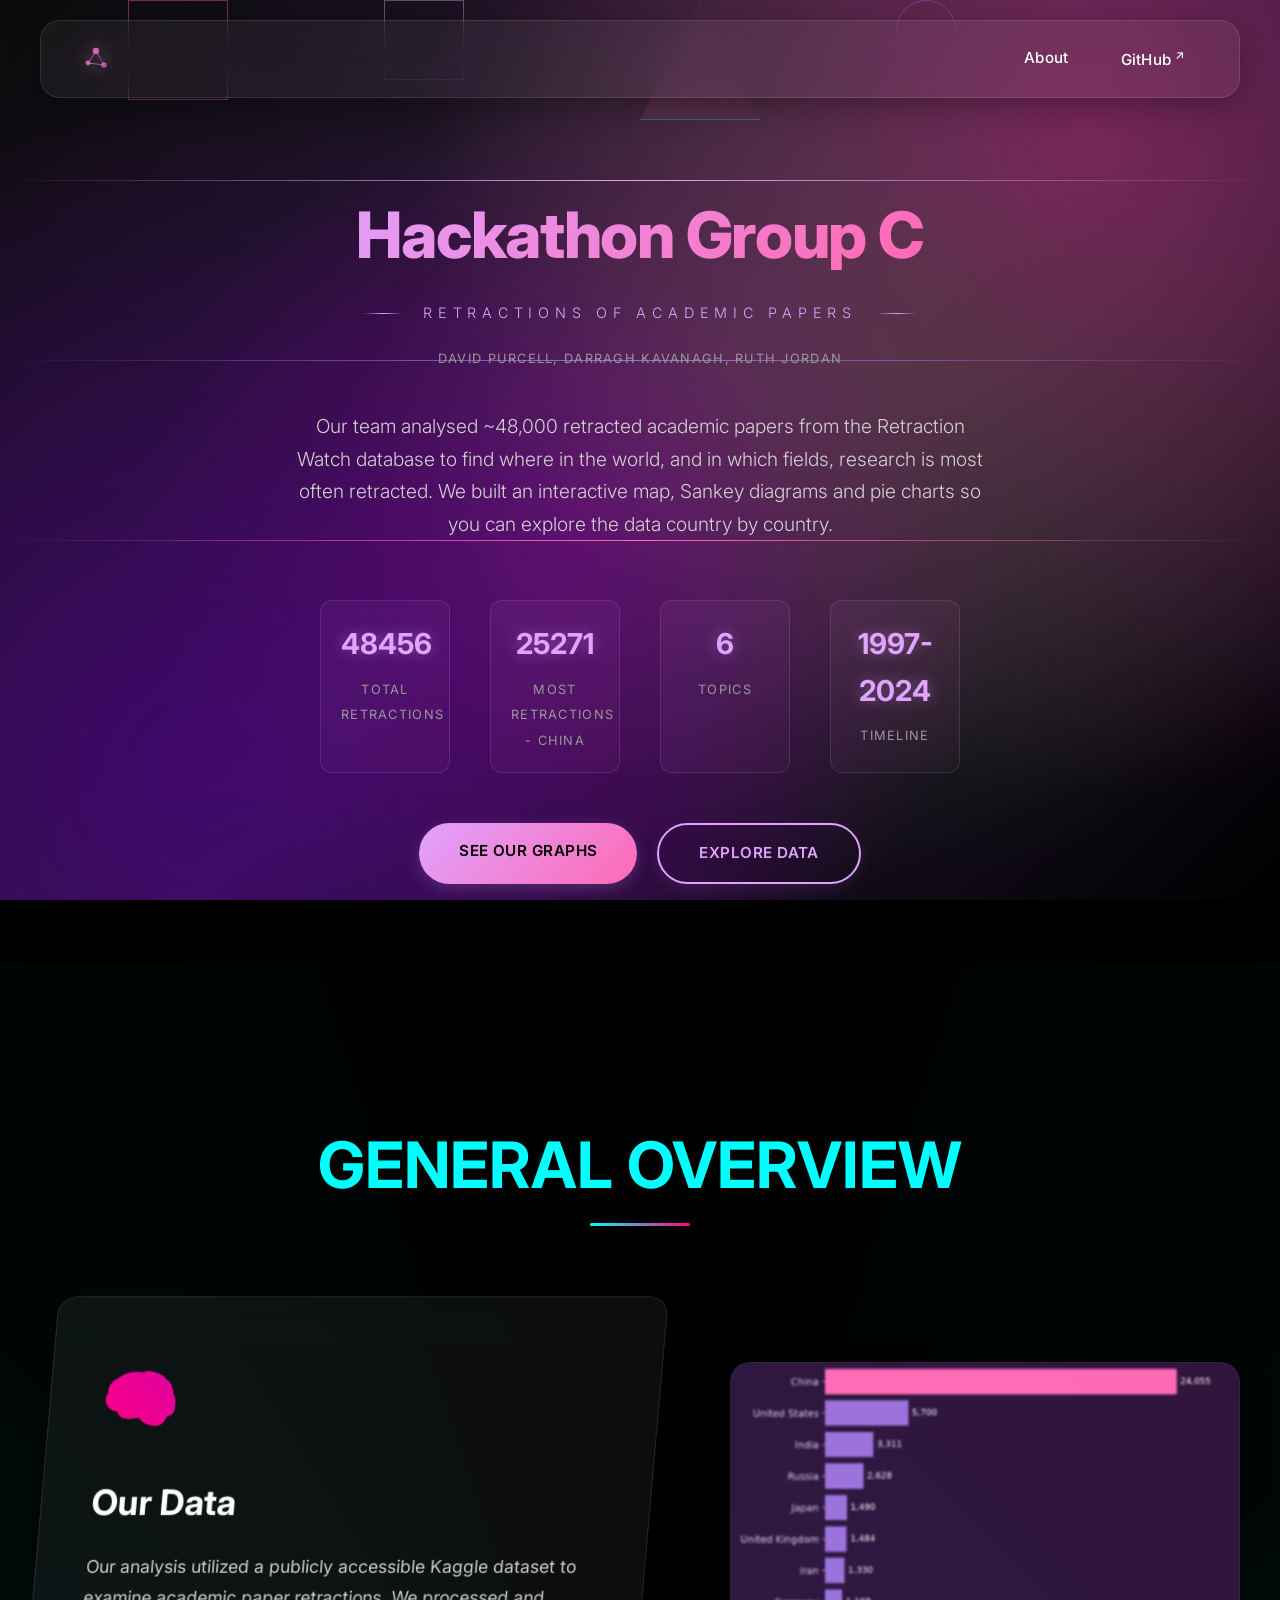
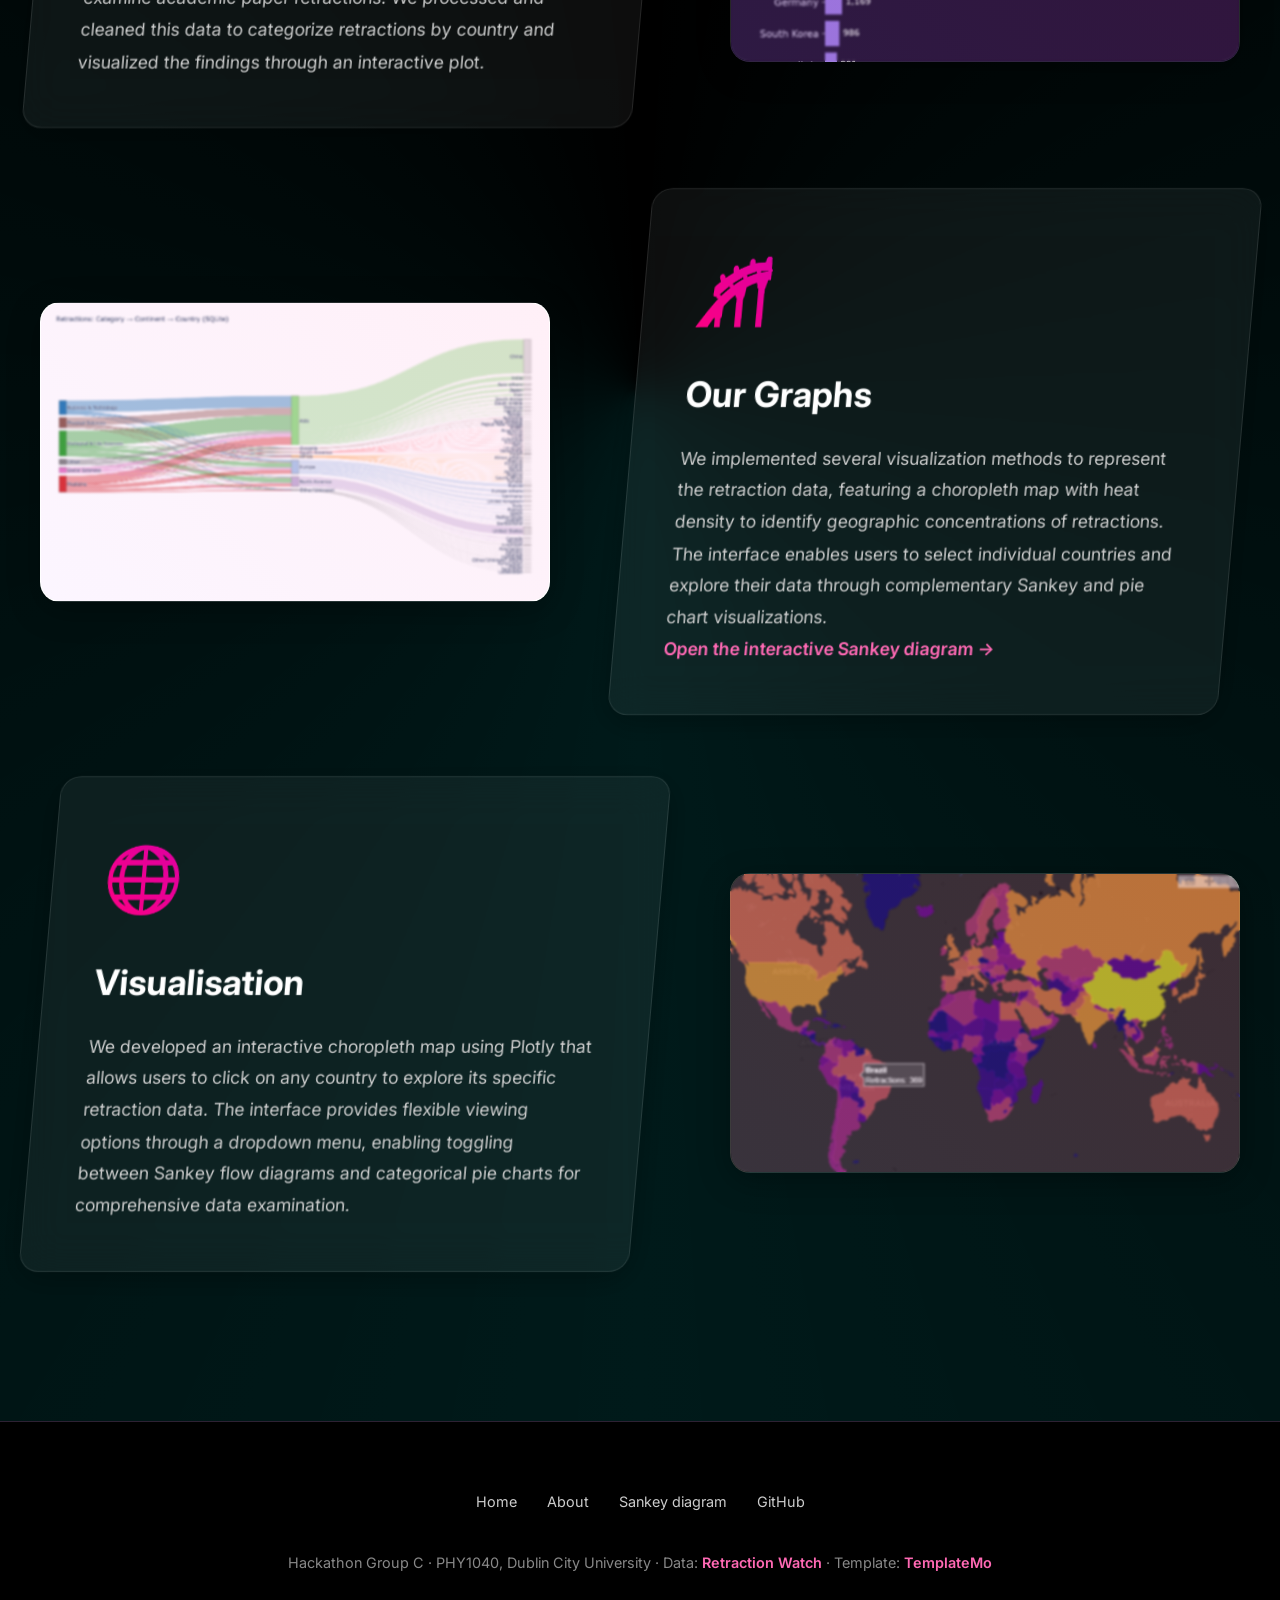
<file: docs/index.html>
<!DOCTYPE html>
<html lang="en">
<head>
    <meta charset="UTF-8">
    <meta name="viewport" content="width=device-width, initial-scale=1.0">
    <title>Hackathon Group C - Retractions of Academic Publications</title>
    <link rel="preconnect" href="https://fonts.googleapis.com">
    <link rel="preconnect" href="https://fonts.gstatic.com" crossorigin>
    <link href="https://fonts.googleapis.com/css2?family=Inter:wght@300;400;500;600;700;800&display=swap" rel="stylesheet">
    <link href="templatemo-neural-style.css" rel="stylesheet">
<!--

TemplateMo 597 Neural Glass

https://templatemo.com/tm-597-neural-glass

-->
    <style>
       
    </style>
</head>
<body>
    <!-- Epic Neural Background -->
    <div class="Home-background"></div>
    
    <!-- Floating Geometric Shapes -->
    <div class="geometric-shapes">
        <div class="shape"></div>
        <div class="shape"></div>
        <div class="shape"></div>
        <div class="shape"></div>
    </div>

    <!-- Neural Network Lines -->
    <div class="Home-lines">
        <div class="Home-line"></div>
        <div class="Home-line"></div>
        <div class="Home-line"></div>
    </div>

    <!-- Header -->
    <header class="glass">
        <nav>
            <a href="#home" class="logo">
                <svg class="logo-icon" viewBox="0 0 100 100" xmlns="http://www.w3.org/2000/svg">
                    <defs>
                        <linearGradient id="logoGradient" x1="0%" y1="0%" x2="100%" y2="100%">
                            <stop offset="0%" style="stop-color:#e0a3ff"/>
                            <stop offset="50%" style="stop-color:#ff69b4"/>
                            <stop offset="100%" style="stop-color:#9370db"/>
                        </linearGradient>
                    </defs>
                    <circle cx="50" cy="30" r="8" fill="url(#logoGradient)" opacity="0.8">
                        <animate attributeName="opacity" values="0.8;1;0.8" dur="2s" repeatCount="indefinite"/>
                    </circle>
                    <circle cx="30" cy="60" r="6" fill="url(#logoGradient)" opacity="0.6">
                        <animate attributeName="opacity" values="0.6;1;0.6" dur="2.5s" repeatCount="indefinite"/>
                    </circle>
                    <circle cx="70" cy="65" r="7" fill="url(#logoGradient)" opacity="0.7">
                        <animate attributeName="opacity" values="0.7;1;0.7" dur="1.8s" repeatCount="indefinite"/>
                    </circle>
                    <line x1="50" y1="30" x2="30" y2="60" stroke="url(#logoGradient)" stroke-width="2" opacity="0.6">
                        <animate attributeName="opacity" values="0.6;1;0.6" dur="3s" repeatCount="indefinite"/>
                    </line>
                    <line x1="50" y1="30" x2="70" y2="65" stroke="url(#logoGradient)" stroke-width="2" opacity="0.6">
                        <animate attributeName="opacity" values="0.6;1;0.6" dur="2.2s" repeatCount="indefinite"/>
                    </line>
                    <line x1="30" y1="60" x2="70" y2="65" stroke="url(#logoGradient)" stroke-width="2" opacity="0.6">
                        <animate attributeName="opacity" values="0.6;1;0.6" dur="2.8s" repeatCount="indefinite"/>
                    </line>
                </svg>
                 
            </a>
            <ul class="nav-links">
                <li><a href="#features">About</a></li>
                <li><a href="https://github.com/davidpurcell2-bit/Hackathon_Group_C" target="_blank" rel="noopener noreferrer" class="external-link">GitHub</a></li>
            </ul>
            <div class="mobile-menu-toggle">
                <div class="hamburger-line"></div>
                <div class="hamburger-line"></div>
                <div class="hamburger-line"></div>
            </div>
        </nav>
        <div class="mobile-nav">
            <a href="#features">About</a>
            <a href="https://github.com/davidpurcell2-bit/Hackathon_Group_C" target="_blank" rel="noopener noreferrer" class="external-link">GitHub</a>
        </div>
    </header>

    <!-- Section 1: Hero -->
    <section class="hero" id="home">
        <div class="hero-content">
            <h1>Hackathon Group C</h1>
            <div class="hero-subtitle">Retractions of Academic Papers</div>
            <div class="hero-stat-label">David Purcell, Darragh Kavanagh, Ruth Jordan</div>

            
            <div class="hero-description">
                <p>Our team analysed ~48,000 retracted academic papers from the Retraction Watch database to find where in the world, and in which fields, research is most often retracted. We built an interactive map, Sankey diagrams and pie charts so you can explore the data country by country.</p>
            </div>

            <div class="hero-stats">
                <div class="hero-stat">
                    <span class="hero-stat-number">48456</span>
                    <span class="hero-stat-label">Total Retractions</span>
                </div>
                <div class="hero-stat">
                    <span class="hero-stat-number">25271</span>
                    <span class="hero-stat-label">Most retractions - China</span>
                </div>
                <div class="hero-stat">
                    <span class="hero-stat-number">6</span>
                    <span class="hero-stat-label">Topics</span>
                </div>
                <div class="hero-stat">
                    <span class="hero-stat-number">1997-2024</span>
                    <span class="hero-stat-label">Timeline</span>
                </div>
            </div>
            
            <div class="cta-buttons">
                <a href="#features" class="cta-button">See Our Graphs</a>
                <a href="https://github.com/davidpurcell2-bit" class="cta-button secondary" target="_blank" rel="noopener noreferrer">Explore Data</a>
            </div>
        </div>
    </section>

    <!-- Section 2: Diagonal Features -->
    <section class="features" id="features">
        <div class="features-container">
            <h2 class="section-title">GENERAL OVERVIEW</h2>
            <div class="diagonal-grid">
                <div class="feature-row">
                    <div class="feature-content glass">
                        <div class="feature-icon">🧠</div>
                        <h3>Our Data</h3>
                        <p>Our analysis utilized a publicly accessible Kaggle dataset to examine academic paper retractions. We processed and cleaned this data to categorize retractions by country and visualized the findings through an interactive plot.</p>
                    </div>
                    <div class="feature-visual glass"></div>
                </div>
                
                <div class="feature-row">
                    <div class="feature-content glass">
                        <div class="feature-icon">🎢</div>
                        <h3>Our Graphs</h3>
                        <p>We implemented several visualization methods to represent the retraction data, featuring a choropleth map with heat density to identify geographic concentrations of retractions. The interface enables users to select individual countries and explore their data through complementary Sankey and pie chart visualizations.</p>
                        <p><a href="sankey.html" target="_blank" rel="noopener">Open the interactive Sankey diagram →</a></p>
                    </div>
                    <div class="feature-visual glass"></div>
                </div>
                
                <div class="feature-row">
                    <div class="feature-content glass">
                        <div class="feature-icon">🌐</div>
                        <h3>Visualisation</h3>
                        <p>We developed an interactive choropleth map using Plotly that allows users to click on any country to explore its specific retraction data. The interface provides flexible viewing options through a dropdown menu, enabling toggling between Sankey flow diagrams and categorical pie charts for comprehensive data examination.</p>
                    </div>
                    <div class="feature-visual glass"></div>
                </div>
            </div>
        </div>
    </section>

    <!-- Section 3: Hexagonal Showcase -->

    <!-- Section 4: Timeline -->

    <!-- Section 5: Contact -->
   
    <!-- Footer -->
    <footer>
        <div class="footer-content">
            <div class="footer-links">
                <a href="#home">Home</a>
                <a href="#features">About</a>
                <a href="sankey.html" target="_blank" rel="noopener">Sankey diagram</a>
                <a href="https://github.com/davidpurcell2-bit/Hackathon_Group_C" target="_blank" rel="noopener noreferrer">GitHub</a>
            </div>
            <div class="footer-copyright">
                Hackathon Group C · PHY1040, Dublin City University ·
                Data: <a href="https://retractionwatch.com/" target="_blank" rel="noopener noreferrer">Retraction Watch</a> ·
                Template: <a href="https://templatemo.com/tm-597-neural-glass" target="_blank" rel="noopener noreferrer">TemplateMo</a>
            </div>
        </div>
    </footer>
<script src="templatemo-neural-scripts.js"></script>
</body>
</html>
</file>
<file: docs/templatemo-neural-style.css>
/*

TemplateMo 597 Neural Glass

https://templatemo.com/tm-597-neural-glass

*/


@charset "utf-8";
/* CSS Document */
 * {
     margin: 0;
     padding: 0;
     box-sizing: border-box;
}
 body {
     font-family: 'Inter', 'Segoe UI', -apple-system, BlinkMacSystemFont, system-ui, sans-serif;
     background: #000;
     color: #e0a3ff;
     overflow-x: hidden;
     min-height: 100vh;
     font-weight: 400;
     line-height: 1.6;
     -webkit-font-smoothing: antialiased;
     -moz-osx-font-smoothing: grayscale;
}
/* Enhanced background colors - Purple/Pink/Green palette */
 .Home-background {
     position: fixed;
     top: 0;
     left: 0;
     width: 100%;
     height: 100%;
     z-index: -2;
     background: radial-gradient(circle at 15% 85%, rgba(75, 0, 130, 0.7) 0%, transparent 50%), radial-gradient(circle at 85% 15%, rgba(139, 37, 99, 0.8) 0%, transparent 50%), radial-gradient(circle at 45% 60%, rgba(128, 0, 128, 0.6) 0%, transparent 50%), radial-gradient(circle at 70% 40%, rgba(34, 139, 34, 0.4) 0%, transparent 50%), linear-gradient(135deg, #0a0a0a 0%, #2d1b3d 50%, #000000 100%);
     animation: backgroundPulse 14s ease-in-out infinite;
}
 @keyframes backgroundPulse {
     0%, 100% {
         filter: brightness(0.9) saturate(1.4) hue-rotate(0deg);
    }
     33% {
         filter: brightness(1.1) saturate(1.7) hue-rotate(15deg);
    }
     66% {
         filter: brightness(1.0) saturate(1.5) hue-rotate(-10deg);
    }
}
/* Floating geometric shapes */
 .geometric-shapes {
     position: fixed;
     top: 0;
     left: 0;
     width: 100%;
     height: 100%;
     z-index: -1;
     overflow: hidden;
}
 .shape {
     position: absolute;
     border: 1px solid rgba(0, 255, 255, 0.3);
     animation: floatShape 20s linear infinite;
}
 .shape:nth-child(1) {
     width: 100px;
     height: 100px;
     left: 10%;
     animation-delay: 0s;
     border-color: rgba(255, 105, 180, 0.4);
}
 .shape:nth-child(2) {
     width: 60px;
     height: 60px;
     left: 70%;
     animation-delay: -5s;
     border-radius: 50%;
     border-color: rgba(147, 112, 219, 0.4);
}
 .shape:nth-child(3) {
     width: 80px;
     height: 80px;
     left: 30%;
     animation-delay: -10s;
     transform: rotate(45deg);
     border-color: rgba(224, 163, 255, 0.4);
}
 .shape:nth-child(4) {
     width: 120px;
     height: 120px;
     left: 50%;
     animation-delay: -15s;
     clip-path: polygon(50% 0%, 0% 100%, 100% 100%);
     background: linear-gradient(45deg, rgba(255, 105, 180, 0.1), transparent);
}
 @keyframes floatShape {
     from {
         transform: translateY(100vh) rotate(0deg);
         opacity: 0;
    }
     10%, 90% {
         opacity: 1;
    }
     to {
         transform: translateY(-100px) rotate(360deg);
         opacity: 0;
    }
}
/* Neural network lines */
 .Home-lines {
     position: fixed;
     top: 0;
     left: 0;
     width: 100%;
     height: 100%;
     z-index: -1;
}
 .Home-line {
     position: absolute;
     background: linear-gradient(90deg, transparent, #00ffff, transparent);
     height: 1px;
     animation: neuralPulse 3s ease-in-out infinite;
}
 .Home-line:nth-child(1) {
     top: 20%;
     left: 0;
     width: 100%;
     background: linear-gradient(90deg, transparent, #e0a3ff, transparent);
     animation-delay: 0s;
}
 .Home-line:nth-child(2) {
     top: 60%;
     left: 0;
     width: 100%;
     background: linear-gradient(90deg, transparent, #ff69b4, transparent);
     animation-delay: -1s;
}
 .Home-line:nth-child(3) {
     top: 40%;
     left: 0;
     width: 100%;
     background: linear-gradient(90deg, transparent, #9370db, transparent);
     animation-delay: -2s;
}
 @keyframes neuralPulse {
     0%, 100% {
         opacity: 0.2;
         transform: scaleX(0.5);
    }
     50% {
         opacity: 1;
         transform: scaleX(1);
    }
}
/* Glassmorphism styles */
 .glass {
     background: rgba(255, 255, 255, 0.05);
     backdrop-filter: blur(20px);
     border: 1px solid rgba(255, 255, 255, 0.1);
     border-radius: 20px;
     box-shadow: 0 8px 32px rgba(0, 0, 0, 0.3);
}
 .glass-strong {
     background: rgba(255, 255, 255, 0.1);
     backdrop-filter: blur(25px);
     border: 1px solid rgba(255, 255, 255, 0.2);
     border-radius: 25px;
     box-shadow: 0 12px 40px rgba(0, 0, 0, 0.4);
}
/* Enhanced Header */
 header {
     position: fixed;
     top: 20px;
     left: 50%;
     transform: translateX(-50%);
     z-index: 100;
     width: 96%;
     max-width: 1200px;
     padding: 18px 35px;
     transition: all 0.4s cubic-bezier(0.4, 0, 0.2, 1);
     background: rgba(224, 163, 255, 0.08);
     backdrop-filter: blur(25px);
     border: 1px solid rgba(224, 163, 255, 0.15);
     border-radius: 25px;
     box-shadow: 0 8px 32px rgba(0, 0, 0, 0.3), inset 0 1px 0 rgba(255, 255, 255, 0.1);
}
 header.scrolled {
     background: rgba(224, 163, 255, 0.12);
     backdrop-filter: blur(30px);
     border-color: rgba(224, 163, 255, 0.2);
     box-shadow: 0 12px 40px rgba(0, 0, 0, 0.4), inset 0 1px 0 rgba(255, 255, 255, 0.15), 0 0 0 1px rgba(224, 163, 255, 0.1);
}
 nav {
     display: flex;
     justify-content: space-between;
     align-items: center;
}
 .logo {
     display: flex;
     align-items: center;
     gap: 12px;
     font-size: 28px;
     font-weight: bold;
     background: linear-gradient(45deg, #e0a3ff, #ff69b4);
     -webkit-background-clip: text;
     background-clip: text;
     -webkit-text-fill-color: transparent;
     text-decoration: none;
     animation: logoGlow 3s ease-in-out infinite;
     transition: all 0.3s ease;
}
 .logo:hover {
     transform: scale(1.05);
}
 .logo-icon {
     width: 40px;
     height: 40px;
     filter: drop-shadow(0 0 10px #e0a3ff);
}
 @keyframes logoGlow {
     0%, 100% {
         filter: drop-shadow(0 0 10px #e0a3ff);
    }
     50% {
         filter: drop-shadow(0 0 20px #ff69b4);
    }
}
 .nav-links {
     display: flex;
     list-style: none;
     gap: 12px;
}
 .nav-links a {
     color: #ffffff;
     text-decoration: none;
     transition: all 0.4s cubic-bezier(0.4, 0, 0.2, 1);
     position: relative;
     padding: 12px 20px;
     border-radius: 15px;
     font-size: 0.95rem;
     font-weight: 500;
     letter-spacing: 0.02em;
}
 .nav-links a.active {
     color: #e0a3ff;
     background: linear-gradient(135deg, rgba(224, 163, 255, 0.15), rgba(255, 105, 180, 0.1));
     box-shadow: 0 0 20px rgba(224, 163, 255, 0.4), inset 0 1px 0 rgba(255, 255, 255, 0.2), 0 4px 15px rgba(224, 163, 255, 0.2);
     border: 1px solid rgba(224, 163, 255, 0.3);
     text-shadow: 0 0 10px rgba(224, 163, 255, 0.8);
     transform: translateY(-1px);
}
 .nav-links a.active::after {
     content: '';
     position: absolute;
     top: -2px;
     left: -2px;
     right: -2px;
     bottom: -2px;
     background: linear-gradient(45deg, #e0a3ff, #ff69b4, #9370db, #e0a3ff);
     background-size: 400% 400%;
     border-radius: 17px;
     z-index: -2;
     animation: borderGlow 3s ease infinite;
}
.nav-links a.external-link::after {
    content: " ↗";
    font-size: 0.8em;
    vertical-align: super;
}
 @keyframes borderGlow {
     0% {
         background-position: 0% 50%;
    }
     50% {
         background-position: 100% 50%;
    }
     100% {
         background-position: 0% 50%;
    }
}
/* Mobile Menu */
 .mobile-menu-toggle {
     display: none;
     flex-direction: column;
     cursor: pointer;
     padding: 8px;
     border-radius: 8px;
     background: rgba(255, 255, 255, 0.05);
     border: 1px solid rgba(255, 255, 255, 0.1);
     transition: all 0.3s ease;
}
 .mobile-menu-toggle:hover {
     background: rgba(224, 163, 255, 0.1);
     box-shadow: 0 0 15px rgba(224, 163, 255, 0.3);
}
/* Mobile menu active state */
.mobile-nav a.active {
    background: linear-gradient(135deg, rgba(224, 163, 255, 0.2), rgba(255, 105, 180, 0.15));
    color: #e0a3ff;
    border: 1px solid rgba(224, 163, 255, 0.4);
    box-shadow: 
        0 0 25px rgba(224, 163, 255, 0.3),
        inset 0 1px 0 rgba(255, 255, 255, 0.1);
    transform: translateY(-2px);
    text-shadow: 0 0 10px rgba(224, 163, 255, 0.6);
}
 .hamburger-line {
     width: 25px;
     height: 3px;
     background: linear-gradient(45deg, #e0a3ff, #ff69b4);
     margin: 3px 0;
     border-radius: 2px;
     transition: all 0.3s ease;
}
 .mobile-menu-toggle.active .hamburger-line:nth-child(1) {
     transform: rotate(45deg) translate(9px, 9px);
}
 .mobile-menu-toggle.active .hamburger-line:nth-child(2) {
     opacity: 0;
}
 .mobile-menu-toggle.active .hamburger-line:nth-child(3) {
     transform: rotate(-45deg) translate(7px, -6px);
}
 .mobile-nav {
     position: fixed;
     top: 90px;
     left: 50%;
     transform: translateX(-50%);
     width: 90%;
     max-width: 400px;
     background: rgba(0, 0, 0, 0.95);
     backdrop-filter: blur(25px);
     border: 1px solid rgba(255, 255, 255, 0.2);
     border-radius: 20px;
     padding: 30px;
     display: none;
     flex-direction: column;
     gap: 20px;
     box-shadow: 0 20px 60px rgba(0, 0, 0, 0.8);
}
 .mobile-nav.active {
     display: flex;
     animation: slideDown 0.3s ease-out;
}
 @keyframes slideDown {
     from {
         opacity: 0;
         transform: translateX(-50%) translateY(-20px);
    }
     to {
         opacity: 1;
         transform: translateX(-50%) translateY(0);
    }
}
 .mobile-nav a {
     color: #ffffff;
     text-decoration: none;
     padding: 15px 20px;
     border-radius: 12px;
     background: rgba(255, 255, 255, 0.05);
     border: 1px solid rgba(255, 255, 255, 0.1);
     text-align: center;
     font-size: 1.1rem;
     transition: all 0.3s ease;
}
 .mobile-nav a:hover {
     background: rgba(224, 163, 255, 0.1);
     color: #e0a3ff;
     box-shadow: 0 0 20px rgba(224, 163, 255, 0.3);
     transform: translateY(-2px);
}
/* Section 1: Modern Redesigned Hero */
 .hero {
     display: flex;
     align-items: center;
     justify-content: center;
     text-align: center;
     position: relative;
     overflow: hidden;
}
 .hero::before {
     content: '';
     position: absolute;
     top: 50%;
     left: 50%;
     width: 60%;
     height: 60%;
     background: radial-gradient(circle, rgba(224, 163, 255, 0.04) 0%, transparent 70%);
     transform: translate(-50%, -50%);
     animation: heroGlow 10s ease-in-out infinite;
     z-index: -1;
}
 @keyframes heroGlow {
     0%, 100% {
         transform: translate(-50%, -50%) scale(1) rotate(0deg);
         opacity: 0.6;
    }
     50% {
         transform: translate(-50%, -50%) scale(1.3) rotate(180deg);
         opacity: 1;
    }
}
 .hero-content {
     max-width: 1000px;
     padding: 80px 40px;
	 margin-top: 120px;
     animation: heroAppear 2.5s ease-out;
     position: relative;
     background: none;
     backdrop-filter: none;
     border: none;
     box-shadow: none;
     border-radius: 0;
}
 @keyframes heroAppear {
     from {
         opacity: 0;
         transform: translateY(60px) scale(0.96);
    }
     to {
         opacity: 1;
         transform: translateY(0) scale(1);
    }
}
 .hero-subtitle {
     font-size: 0.9rem;
     color: #e0a3ff;
     margin-bottom: 25px;
     opacity: 0;
     animation: slideInFromLeft 1.2s ease 0.3s forwards;
     text-transform: uppercase;
     letter-spacing: 0.4em;
     position: relative;
     display: inline-block;
     font-weight: 300;
}
 .hero-subtitle::before, .hero-subtitle::after {
     content: '';
     position: absolute;
     top: 50%;
     width: 40px;
     height: 1px;
     background: linear-gradient(90deg, transparent, #e0a3ff, transparent);
     animation: linePulse 3s ease infinite;
}
 .hero-subtitle::before {
     left: -60px;
}
 .hero-subtitle::after {
     right: -60px;
}
 @keyframes linePulse {
     0%, 100% {
         opacity: 0.4;
         transform: scaleX(0.8);
    }
     50% {
         opacity: 1;
         transform: scaleX(1.2);
    }
}
 @keyframes slideInFromLeft {
     from {
         opacity: 0;
         transform: translateX(-40px);
    }
     to {
         opacity: 1;
         transform: translateX(0);
    }
}
 .hero h1 {
     font-size: clamp(2.2rem, 6vw, 4rem);
     margin-bottom: 30px;
     background: linear-gradient(135deg, #e0a3ff 0%, #ff69b4 30%, #9370db 60%, #e0a3ff 100%);
     background-size: 300% 300%;
     -webkit-background-clip: text;
     background-clip: text;
     -webkit-text-fill-color: transparent;
     animation: modernGradient 8s ease infinite;
     line-height: 1.1;
     letter-spacing: -0.02em;
     font-weight: 800;
     text-shadow: none;
     opacity: 0;
     animation: slideInFromRight 1.2s ease 0.6s forwards, modernGradient 8s ease 0.6s infinite;
}
 @keyframes modernGradient {
     0% {
         background-position: 0% 50%;
    }
     50% {
         background-position: 100% 50%;
    }
     100% {
         background-position: 0% 50%;
    }
}
 @keyframes slideInFromRight {
     from {
         opacity: 0;
         transform: translateX(40px);
    }
     to {
         opacity: 1;
         transform: translateX(0);
    }
}
 .hero-description {
     max-width: 700px;
     margin: 40px auto 50px;
     opacity: 0;
     animation: fadeInScale 1.2s ease 0.9s forwards;
     text-align: center;
}
 .hero-description p {
     font-size: 1.2rem;
     color: #d1d1d1;
     line-height: 1.7;
     margin-bottom: 0;
     font-weight: 300;
}
 @keyframes fadeInScale {
     from {
         opacity: 0;
         transform: scale(0.95);
    }
     to {
         opacity: 1;
         transform: scale(1);
    }
}
 .hero-stats {
     display: grid;
     grid-template-columns: repeat(auto-fit, minmax(120px, 1fr));
     gap: 40px;
     margin: 60px auto 50px;
     max-width: 640px;
     opacity: 0;
     animation: slideUpStagger 1.2s ease 1.2s forwards;
}
 .hero-stat {
     text-align: center;
     position: relative;
     padding: 20px;
     background: linear-gradient(135deg, rgba(224, 163, 255, 0.06), rgba(255, 105, 180, 0.04));
     border: 1px solid rgba(224, 163, 255, 0.15);
     border-radius: 12px;
     transition: all 0.4s cubic-bezier(0.4, 0, 0.2, 1);
     backdrop-filter: blur(10px);
}
 .hero-stat:hover {
     transform: translateY(-8px) scale(1.05);
     border-color: rgba(255, 105, 180, 0.3);
     box-shadow: 0 20px 40px rgba(224, 163, 255, 0.1);
}
 .hero-stat-number {
     font-size: 1.8rem;
     font-weight: 700;
     color: #e0a3ff;
     display: block;
     text-shadow: 0 0 15px rgba(224, 163, 255, 0.4);
     margin-bottom: 8px;
}
 .hero-stat-label {
     font-size: 0.8rem;
     color: #999;
     text-transform: uppercase;
     letter-spacing: 0.1em;
     font-weight: 400;
}
 @keyframes slideUpStagger {
     from {
         opacity: 0;
         transform: translateY(30px);
    }
     to {
         opacity: 1;
         transform: translateY(0);
    }
}
 .cta-buttons {
     display: flex;
     gap: 20px;
     justify-content: center;
     flex-wrap: wrap;
     opacity: 0;
     animation: buttonSlideUp 1.2s ease 1.5s forwards;
}
 @keyframes buttonSlideUp {
     from {
         opacity: 0;
         transform: translateY(20px);
    }
     to {
         opacity: 1;
         transform: translateY(0);
    }
}
 .cta-button {
     display: inline-block;
     padding: 16px 40px;
     background: linear-gradient(135deg, #e0a3ff, #ff69b4);
     color: #000;
     text-decoration: none;
     border-radius: 50px;
     font-weight: 600;
     font-size: 0.95rem;
     transition: all 0.4s cubic-bezier(0.4, 0, 0.2, 1);
     position: relative;
     overflow: hidden;
     text-transform: uppercase;
     letter-spacing: 0.03em;
     box-shadow: 0 4px 15px rgba(224, 163, 255, 0.2);
}
 .cta-button.secondary {
     background: transparent;
     border: 2px solid #e0a3ff;
     color: #e0a3ff;
     box-shadow: 0 4px 15px rgba(224, 163, 255, 0.1);
}
 .cta-button:hover {
     transform: translateY(-4px) scale(1.02);
     box-shadow: 0 12px 30px rgba(224, 163, 255, 0.3);
}
 .cta-button.secondary:hover {
     background: rgba(224, 163, 255, 0.08);
     box-shadow: 0 12px 30px rgba(224, 163, 255, 0.2);
}
/* Section 2: Diagonal Features */
 .features {
     padding: 150px 0;
     position: relative;
     overflow: hidden;
}
 .features::before {
     content: '';
     position: absolute;
     top: -50%;
     left: -50%;
     width: 200%;
     height: 200%;
     background: conic-gradient(from 0deg, transparent, rgba(0, 255, 255, 0.1), transparent);
     animation: rotate 20s linear infinite;
     z-index: -1;
}
 @keyframes rotate {
     from {
         transform: rotate(0deg);
    }
     to {
         transform: rotate(360deg);
    }
}
 .section-title {
     text-align: center;
     font-size: clamp(2.5rem, 6vw, 4rem);
     margin-bottom: 80px;
     color: #00ffff;
     position: relative;
}
 .section-title::after {
     content: '';
     position: absolute;
     bottom: -10px;
     left: 50%;
     transform: translateX(-50%);
     width: 100px;
     height: 3px;
     background: linear-gradient(90deg, #00ffff, #ff0080);
     border-radius: 2px;
}
 .features-container {
     max-width: 1240px;
     margin: 0 auto;
     padding: 0 20px;
}
 .diagonal-grid {
     display: flex;
     flex-direction: column;
     gap: 60px;
}
 .feature-row {
     display: flex;
     align-items: center;
     gap: 80px;
     position: relative;
}
 .feature-row:nth-child(even) {
     flex-direction: row-reverse;
}
 .feature-content {
     flex: 1;
     padding: 50px;
     transform: skew(-5deg);
     transition: all 0.4s ease;
}
 .feature-content:hover {
     transform: skew(-5deg) translateY(-10px);
     box-shadow: 0 30px 60px rgba(0, 255, 255, 0.2);
}
 .feature-visual {
     flex: 1;
     height: 300px;
     position: relative;
     border-radius: 20px;
     overflow: hidden;
     background-size: cover;
     background-position: center;
     background-repeat: no-repeat;
     transition: all 0.4s ease;
}
 .feature-visual:hover {
     transform: scale(1.05);
     box-shadow: 0 20px 40px rgba(224, 163, 255, 0.3);
}
 .feature-visual::before {
     content: '';
     position: absolute;
     top: 0;
     left: 0;
     right: 0;
     bottom: 0;
     background: linear-gradient(45deg, rgba(224, 163, 255, 0.1), rgba(255, 105, 180, 0.1));
     z-index: 1;
     backdrop-filter: blur(1px);
     transition: all 0.4s ease;
}
 .feature-visual:hover::before {
     background: linear-gradient(45deg, rgba(224, 163, 255, 0.2), rgba(255, 105, 180, 0.2));
}
 .feature-row:nth-child(1) .feature-visual {
     background-image: url('images/top-countries.png');
}
 .feature-row:nth-child(2) .feature-visual {
     background-image: url('images/sankey.jpg');
}
 .feature-row:nth-child(3) .feature-visual {
     background-image: url('images/choropleth-map.png');
}
 .feature-content a,
 .footer-copyright a {
     color: #ff69b4;
     font-weight: 600;
     text-decoration: none;
}
 .feature-content a:hover,
 .footer-copyright a:hover {
     text-decoration: underline;
}
 .feature-icon {
     font-size: 4rem;
     margin-bottom: 25px;
     background: linear-gradient(45deg, #ff0080, #8000ff);
     -webkit-background-clip: text;
     background-clip: text;
     -webkit-text-fill-color: transparent;
}
 .feature-content h3 {
     font-size: 2.2rem;
     margin-bottom: 20px;
     color: #ffffff;
}
 .feature-content p {
     font-size: 1.1rem;
     color: #cccccc;
     line-height: 1.8;
}
/* Section 3: Enhanced Hexagonal Showcase */
 .showcase {
     padding: 150px 0;
     position: relative;
}
 .hexagon-container {
     display: flex;
     justify-content: center;
     align-items: center;
     flex-wrap: wrap;
     gap: 40px;
     max-width: 1200px;
     margin: 0 auto;
     padding: 0 20px;
}
 .hexagon {
     width: 220px;
     height: 290px;
     position: relative;
     margin: 20px;
     transition: all 0.4s ease;
}
 .hexagon:hover {
     transform: scale(1.1);
}
 .hexagon-inner {
     width: 100%;
     height: 100%;
     position: relative;
     transform: rotate(30deg);
     border-radius: 25px;
     padding: 50px 25px;
     display: flex;
     flex-direction: column;
     align-items: center;
     justify-content: center;
     text-align: center;
     overflow: hidden;
     transition: all 0.4s ease;
}
 .hexagon:hover .hexagon-inner {
     transform: rotate(0deg);
     border-radius: 15px;
}
 .hexagon:nth-child(odd) .hexagon-inner {
     background: linear-gradient(135deg, rgba(0, 255, 255, 0.12), rgba(255, 0, 128, 0.12));
     border: 1px solid rgba(0, 255, 255, 0.3);
}
 .hexagon:nth-child(even) .hexagon-inner {
     background: linear-gradient(135deg, rgba(255, 0, 128, 0.12), rgba(128, 0, 255, 0.12));
     border: 1px solid rgba(255, 0, 128, 0.3);
}
 .hexagon-icon {
     font-size: 2.8rem;
     margin-bottom: 20px;
     transform: rotate(-30deg);
     filter: drop-shadow(0 0 10px currentColor);
     transition: all 0.4s ease;
}
 .hexagon:hover .hexagon-icon {
     transform: rotate(0deg);
}
 .hexagon h4 {
     font-size: 1.3rem;
     color: #ffffff;
     transform: rotate(-30deg);
     margin-bottom: 15px;
     font-weight: bold;
     text-shadow: 0 0 10px rgba(255, 255, 255, 0.3);
     transition: all 0.4s ease;
}
 .hexagon:hover h4 {
     transform: rotate(0deg);
}
 .hexagon p {
     font-size: 0.95rem;
     color: #e0e0e0;
     transform: rotate(-30deg);
     line-height: 1.5;
     max-width: 140px;
     word-wrap: break-word;
     hyphens: auto;
     transition: all 0.4s ease;
}
 .hexagon:hover p {
     transform: rotate(0deg);
}
/* Section 4: Enhanced Timeline */
 .timeline {
     padding: 100px 0;
     position: relative;
}
 .timeline-container {
     max-width: 1100px;
     margin: 0 auto;
     position: relative;
     padding: 0 20px;
}
 .timeline-line {
     position: absolute;
     left: 50%;
     top: 0;
     bottom: 0;
     width: 4px;
     background: linear-gradient(180deg, #e0a3ff, #ff69b4, #9370db);
     transform: translateX(-50%);
     border-radius: 2px;
     box-shadow: 0 0 20px rgba(224, 163, 255, 0.3);
}
 .timeline-item {
     display: flex;
     justify-content: flex-end;
     padding-right: 60px;
     position: relative;
     margin-bottom: 60px;
}
 .timeline-item:nth-child(even) {
     justify-content: flex-start;
     padding-left: 60px;
     padding-right: 0;
}
 .timeline-content {
     max-width: 450px;
     padding: 50px 40px;
     position: relative;
     transform: perspective(1000px) rotateY(-5deg);
     transition: all 0.4s ease;
     background: rgba(224, 163, 255, 0.08);
     backdrop-filter: blur(25px);
     border: 1px solid rgba(224, 163, 255, 0.15);
     border-radius: 25px;
     box-shadow: 0 12px 40px rgba(0, 0, 0, 0.3), inset 0 1px 0 rgba(255, 255, 255, 0.1);
}
 .timeline-item:nth-child(even) .timeline-content {
     transform: perspective(1000px) rotateY(5deg);
}
 .timeline-content:hover {
     transform: perspective(1000px) rotateY(0deg) translateZ(20px);
     box-shadow: 0 25px 60px rgba(224, 163, 255, 0.2), 0 0 0 1px rgba(224, 163, 255, 0.2), inset 0 1px 0 rgba(255, 255, 255, 0.15);
     border-color: rgba(224, 163, 255, 0.3);
}
 .timeline-dot {
     position: absolute;
     left: 50%;
     top: 60px;
     transform: translateX(-50%);
     width: 24px;
     height: 24px;
     background: linear-gradient(135deg, #ff69b4, #e0a3ff);
     border-radius: 50%;
     box-shadow: 0 0 25px rgba(255, 105, 180, 0.6), 0 4px 15px rgba(0, 0, 0, 0.3);
     z-index: 1;
     border: 3px solid rgba(255, 255, 255, 0.2);
}
 .timeline-year {
     font-size: 1.8rem;
     color: #e0a3ff;
     margin-bottom: 20px;
     font-weight: bold;
     text-shadow: 0 0 15px rgba(224, 163, 255, 0.4);
}
 .timeline-content h4 {
     font-size: 1.5rem;
     color: #ffffff;
     margin-bottom: 20px;
     font-weight: 600;
}
 .timeline-content p {
     color: #d1d1d1;
     line-height: 1.7;
     font-size: 1rem;
}
/* Section 5: Contact */
 .contact {
     padding: 150px 0;
     position: relative;
}
 .contact-container {
     max-width: 1200px;
     margin: 0 auto;
     padding: 0 20px;
     display: grid;
     grid-template-columns: 1fr 1fr;
     gap: 80px;
     align-items: center;
}
 .contact-info {
     padding: 60px 40px;
     position: relative;
}
 .contact-info::before {
     content: '';
     position: absolute;
     top: -50%;
     left: -50%;
     width: 200%;
     height: 200%;
     background: radial-gradient(circle, rgba(0, 255, 255, 0.1), transparent 70%);
     animation: pulse 4s ease-in-out infinite;
     z-index: -1;
}
 @keyframes pulse {
     0%, 100% {
         transform: scale(1);
         opacity: 0.5;
    }
     50% {
         transform: scale(1.1);
         opacity: 1;
    }
}
 .contact-form {
     padding: 50px 40px;
}
 .form-group {
     margin-bottom: 30px;
     position: relative;
}
 .form-group input, .form-group textarea {
     width: 100%;
     padding: 15px 20px;
     background: rgba(255, 255, 255, 0.05);
     border: 1px solid rgba(255, 255, 255, 0.2);
     border-radius: 10px;
     color: #ffffff;
     font-family: inherit;
     font-size: 1rem;
     backdrop-filter: blur(10px);
     transition: all 0.3s ease;
}
 .form-group input:focus, .form-group textarea:focus {
     outline: none;
     border-color: #00ffff;
     box-shadow: 0 0 20px rgba(0, 255, 255, 0.3);
     background: rgba(255, 255, 255, 0.1);
}
 .form-group input::placeholder, .form-group textarea::placeholder {
     color: #888;
}
 .submit-btn {
     width: 100%;
     padding: 18px;
     background: linear-gradient(45deg, #00ffff, #ff0080);
     border: none;
     border-radius: 10px;
     color: #000;
     font-weight: bold;
     font-size: 1.1rem;
     cursor: pointer;
     transition: all 0.3s ease;
}
 .submit-btn:hover {
     transform: translateY(-3px);
     box-shadow: 0 10px 30px rgba(0, 255, 255, 0.4);
}
 .contact-info h3 {
     font-size: 2.5rem;
     color: #00ffff;
     margin-bottom: 30px;
}
 .contact-info p {
     font-size: 1.2rem;
     color: #cccccc;
     line-height: 1.7;
     margin-bottom: 30px;
}
 .social-links {
     display: flex;
     gap: 20px;
     margin-top: 40px;
}
 .social-links a {
     display: flex;
     align-items: center;
     justify-content: center;
     width: 60px;
     height: 60px;
     border-radius: 15px;
     color: #00ffff;
     text-decoration: none;
     font-size: 1.5rem;
     transition: all 0.3s ease;
     position: relative;
     overflow: hidden;
}
 .social-links a::before {
     content: '';
     position: absolute;
     top: 0;
     left: -100%;
     width: 100%;
     height: 100%;
     background: linear-gradient(90deg, transparent, rgba(0, 255, 255, 0.3), transparent);
     transition: left 0.5s ease;
}
 .social-links a:hover::before {
     left: 100%;
}
 .social-links a:hover {
     transform: translateY(-5px) scale(1.1);
     box-shadow: 0 10px 25px rgba(0, 255, 255, 0.4);
}
/* Footer */
 footer {
     text-align: center;
     padding: 60px 20px 40px;
     border-top: 1px solid rgba(224, 163, 255, 0.2);
     background: rgba(0, 0, 0, 0.5);
     backdrop-filter: blur(20px);
}
 .footer-content {
     max-width: 1200px;
     margin: 0 auto;
}
 .footer-links {
     display: flex;
     justify-content: center;
     gap: 30px;
     margin-bottom: 30px;
     flex-wrap: wrap;
}
 .footer-links a {
     color: #cccccc;
     text-decoration: none;
     font-size: 0.9rem;
     transition: all 0.3s ease;
     position: relative;
     padding: 8px 0;
}
 .footer-links a:hover {
     color: #e0a3ff;
     text-shadow: 0 0 10px rgba(224, 163, 255, 0.5);
}
 .footer-links a::after {
     content: '';
     position: absolute;
     bottom: 0;
     left: 0;
     width: 0;
     height: 1px;
     background: linear-gradient(90deg, #e0a3ff, #ff69b4);
     transition: width 0.3s ease;
}
 .footer-links a:hover::after {
     width: 100%;
}
 .footer-copyright {
     color: #888;
     font-size: 0.9rem;
     margin-bottom: 15px;
}
 .footer-design {
     color: #666;
     font-size: 0.85rem;
     margin-top: 20px;
}
 .footer-design a {
     color: #e0a3ff;
     text-decoration: none;
     transition: all 0.3s ease;
}
 .footer-design a:hover {
     color: #ff69b4;
     text-shadow: 0 0 8px rgba(255, 105, 180, 0.5);
}
/* Mobile Responsiveness */
 @media (max-width: 1024px) {
	 .feature-row {
        flex-direction: column;
        gap: 40px;
		min-height: 720px;
    }

    .feature-row:nth-child(even) {
        flex-direction: column;
    }
	.feature-content {
    	flex: 0;
	}
    .feature-visual {
        height: 250px; /* Adjust the height for mobile view */
        width: 100%;
    }
     .contact-container {
         grid-template-columns: 1fr;
         gap: 40px;
    }

     .timeline-line {
         left: 30px;
    }
     .timeline-item, .timeline-item:nth-child(even) {
         justify-content: flex-start;
         padding-left: 80px;
         padding-right: 0;
    }
     .timeline-dot {
         left: 30px;
    }
     .timeline-content {
         max-width: 100%;
    }
}

@media (max-width: 1000px) {
    .nav-links {
        display: none;
    }

    .mobile-menu-toggle {
        display: flex;
    }
}
 @media (max-width: 768px) {
     .hero-content {
         padding: 40px 20px;
    }
     .hero h1 {
         font-size: clamp(1.8rem, 8vw, 3rem);
    }
     .hero-description p {
         font-size: 1.1rem;
    }
     .hero-stats {
         grid-template-columns: repeat(2, 1fr);
         gap: 20px;
         margin: 40px auto 35px;
    }
     .hero-stat {
         padding: 15px;
    }
     .hero-stat-number {
         font-size: 1.5rem;
    }
     .hero-subtitle::before, .hero-subtitle::after {
         width: 25px;
    }
     .hero-subtitle::before {
         left: -35px;
    }
     .hero-subtitle::after {
         right: -35px;
    }
     .cta-buttons {
         flex-direction: column;
         align-items: center;
         gap: 15px;
    }
     .cta-button {
         width: 100%;
         max-width: 280px;
         text-align: center;
    }
    /* Update the existing hexagon styles for mobile */
    .hexagon {
        width: 280px;  /* Increased from 180px */
        height: 320px; /* Increased from 200px */
        margin: 30px auto; /* Center and add more spacing */
    }
    
    .hexagon-inner {
        padding: 60px 35px; /* More padding for larger content area */
    }
    
    .hexagon-icon {
        font-size: 3.5rem; /* Larger icon */
        margin-bottom: 25px;
    }
    
    .hexagon h4 {
        font-size: 1.6rem; /* Larger heading */
        margin-bottom: 20px;
    }
    
    .hexagon p {
        font-size: 1.1rem; /* Larger text */
        max-width: 200px; /* More width for text */
        line-height: 1.6;
    }
    
    .hexagon-container {
        gap: 20px; /* Reduce gap since boxes are larger */
    }
     .section-title {
         margin-bottom: 60px;
    }
     .features, .showcase, .timeline, .contact {
         padding: 80px 0;
    }
     .timeline {
         padding: 60px 0;
    }
     .footer-links {
         gap: 20px;
         margin-bottom: 25px;
    }
     .footer-links a {
         font-size: 0.85rem;
    }
}
/* Enhanced scrollbar */
 ::-webkit-scrollbar {
     width: 12px;
}
 ::-webkit-scrollbar-track {
     background: rgba(0, 0, 0, 0.8);
     border-radius: 6px;
}
 ::-webkit-scrollbar-thumb {
     background: linear-gradient(45deg, #00ffff, #ff0080);
     border-radius: 6px;
     box-shadow: 0 0 10px rgba(0, 255, 255, 0.5);
}
 ::-webkit-scrollbar-thumb:hover {
     background: linear-gradient(45deg, #ff0080, #8000ff);
     box-shadow: 0 0 15px rgba(255, 0, 128, 0.7);
}
</file>
